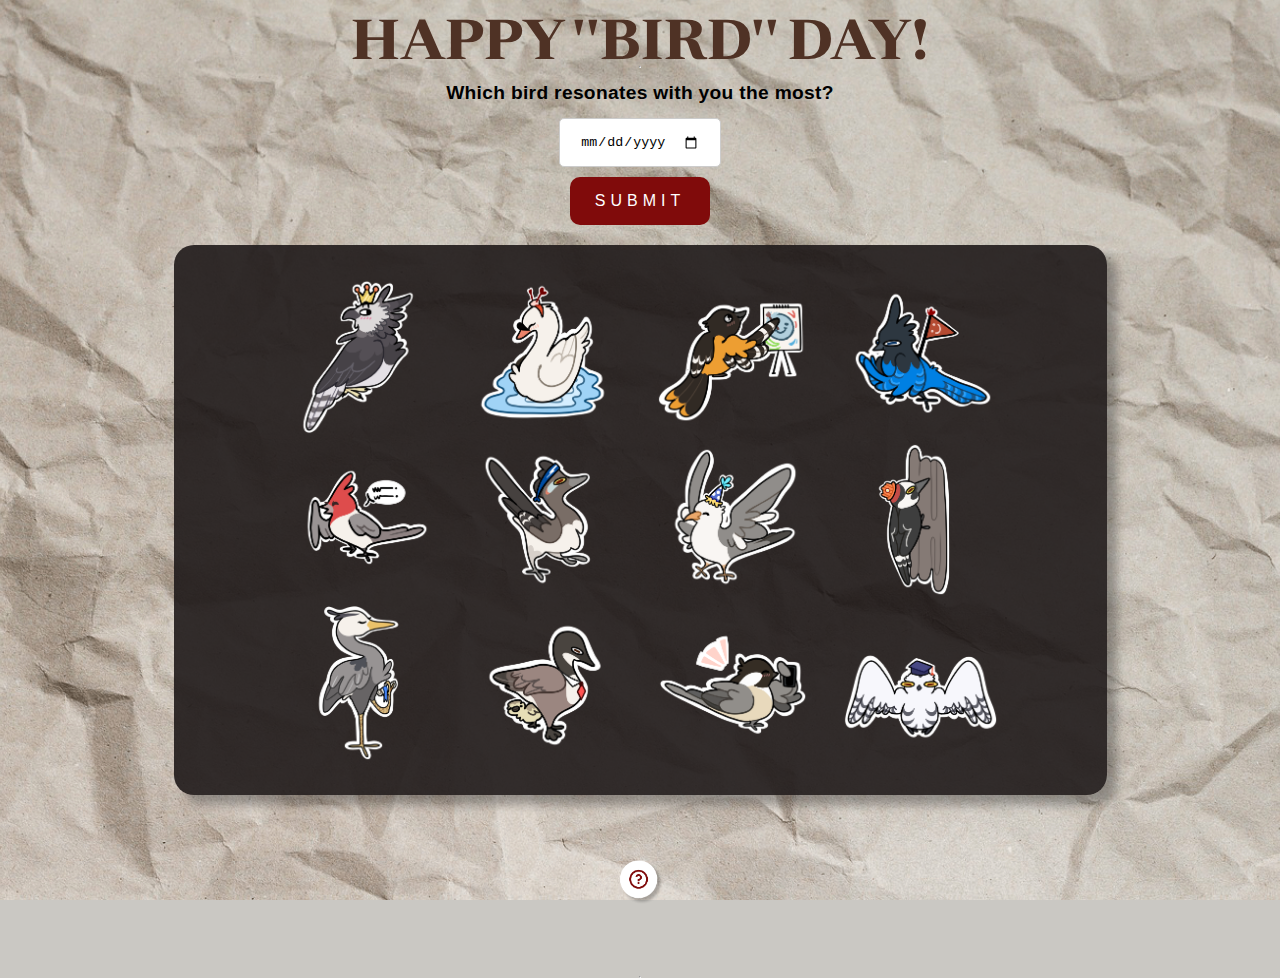
<file: index.html>
<!DOCTYPE html>
<html lang="en">

<head>
  <meta charset="utf-8">
  <title>HAPPY BIRDDAY</title>
  <link rel="stylesheet" href="style.css">
  <script src="preload.js"></script>
</head>

<body>
  <h1>HAPPY ''BIRD'' DAY!</h1>
  
  <hr class="divider">
  <h2>Which bird resonates with you the most?</h2>
  <!-- Add a form with input date field -->
  <form action="">
    <input type="date" id="zBirthday" required>
  </form>

  <!-- Submit button below all images -->
  <div class="submit-container">
    <button id="zSubmit">SUBMIT</button>
  </div>

  <!-- Button container with flex layout for birds -->
  <div class="buttons-background">
  <div class="zodButtonsContainer">
    <button id="HarpyEagle">
      <img class="zodButtons" src="images/harpy-eagle.png" alt="harpy-eagle image">
    </button>

    <button id="MuteSwan">
      <img class="zodButtons" src="images/mute-swan.png" alt="mute-swan image">
    </button>

    <button id="BaltimoreOriole">
      <img class="zodButtons" src="images/baltimore-oriole.png" alt="baltimore-oriole image">
    </button>

    <button id="StellersJay">
      <img class="zodButtons" src="images/stellers-jay.png" alt="stellers-jay image">
    </button>
  </div>
  <div class="zodButtonsContainer">
    <button id="RedCrestedCardinal">
      <img class="zodButtons" src="images/red-crested-cardinal.png" alt="red-crested-cardinal image">
    </button>

    <button id="Roadrunner">
      <img class="zodButtons" src="images/roadrunner.png" alt="roadrunner image">
    </button>

    <button id="Seagull">
      <img class="zodButtons" src="images/seagull.png" alt="seagull image">
    </button>

    <button id="AcornWoodpecker">
      <img class="zodButtons" src="images/acorn-woodpecker.png" alt="acorn-woodpecker image">
    </button>
  </div>
  <div class="zodButtonsContainer">
    <button id="GreatBlueHeron">
      <img class="zodButtons" src="images/great-blue-heron.png" alt="great-blue-heron image">
    </button>

    <button id="CanadaGoose">
      <img class="zodButtons" src="images/canada-goose.png" alt="canada-goose image">
    </button>

    <button id="CarolinaChickadee">
      <img class="zodButtons" src="images/carolina-chickadee.png" alt="carolina-chickadee image">
    </button>

    <button id="SnowyOwl">
      <img class="zodButtons" src="images/snowy-owl.png" alt="snowy-owl image">
    </button>
  </div><r>
  </div>
  <button id="Question">
    <img class="zodButtons" src="images/questionmark.png" alt="questionmark image">
  </button>
  <!-- Divider -->
  <hr>

  <div id="DisplayArea" class="hideMe">
    <h2 id="zName">ZOD Name</h2>
    <img id="zImage" src="media/Hangyodon.png" alt="Hangyodon">
    <h4 id="zDateRange">Start - End</h4>
    <p id="zDescription">Main Description of the zod character goes here and it will be wonderful</p>
    <button id="CloseBtn">Close</button>
  </div>

  <audio id="bloop" src="snd/bloop.mp3">
    Your browser does not support HTML5 audio.
  </audio>
  <audio id="chimes" src="snd/chimes.mp3">
    Your browser does not support HTML5 audio.
  </audio>
  <audio id="ACORNWOODPECKER" src="snd/ACORNWOODPECKER.mp3">
    Your browser does not support HTML5 audio.
  </audio>
  <audio id="BALTIMOREORIOLE" src="snd/BALTIMOREORIOLE.mp3">
    Your browser does not support HTML5 audio.
  </audio>
  <audio id="CANADAGOOSE" src="snd/CANADAGOOSE.mp3">
    Your browser does not support HTML5 audio.
  </audio>
  <audio id="GREATBLUEHERON" src="snd/GREATBLUEHERON.mp3">
    Your browser does not support HTML5 audio.
  </audio>
  <audio id="HARPYEAGLE" src="snd/HARPYEAGLE.mp3">
    Your browser does not support HTML5 audio.
  </audio>
  <audio id="MUTESWAN" src="snd/MUTESWAN.mp3">
    Your browser does not support HTML5 audio.
  </audio>
  <audio id="REDCRESTEDCARDINAL" src="snd/REDCRESTEDCARDINAL.mp3">
    Your browser does not support HTML5 audio.
  </audio>
  <audio id="CAROLINACHICKADEE" src="snd/CAROLINACHICKADEE.mp3">
    Your browser does not support HTML5 audio.
  </audio>
  <audio id="SEAGULL" src="snd/SEAGULL.mp3">
    Your browser does not support HTML5 audio.
  </audio>
  <audio id="SNOWYOWL" src="snd/SNOWYOWL.mp3">
    Your browser does not support HTML5 audio.
  </audio>
  <audio id="STELLERSJAY" src="snd/STELLERSJAY.mp3">
    Your browser does not support HTML5 audio.
  </audio>
  <audio id="ROADRUNNER" src="snd/ROADRUNNER.mp3">
    Your browser does not support HTML5 audio.
  </audio> 

  <script src="postload.js"></script>
</body>
<link href="https://fonts.googleapis.com/css2?family=Newsreader:wght@400;700&display=swap" rel="stylesheet">
</html>
</file>
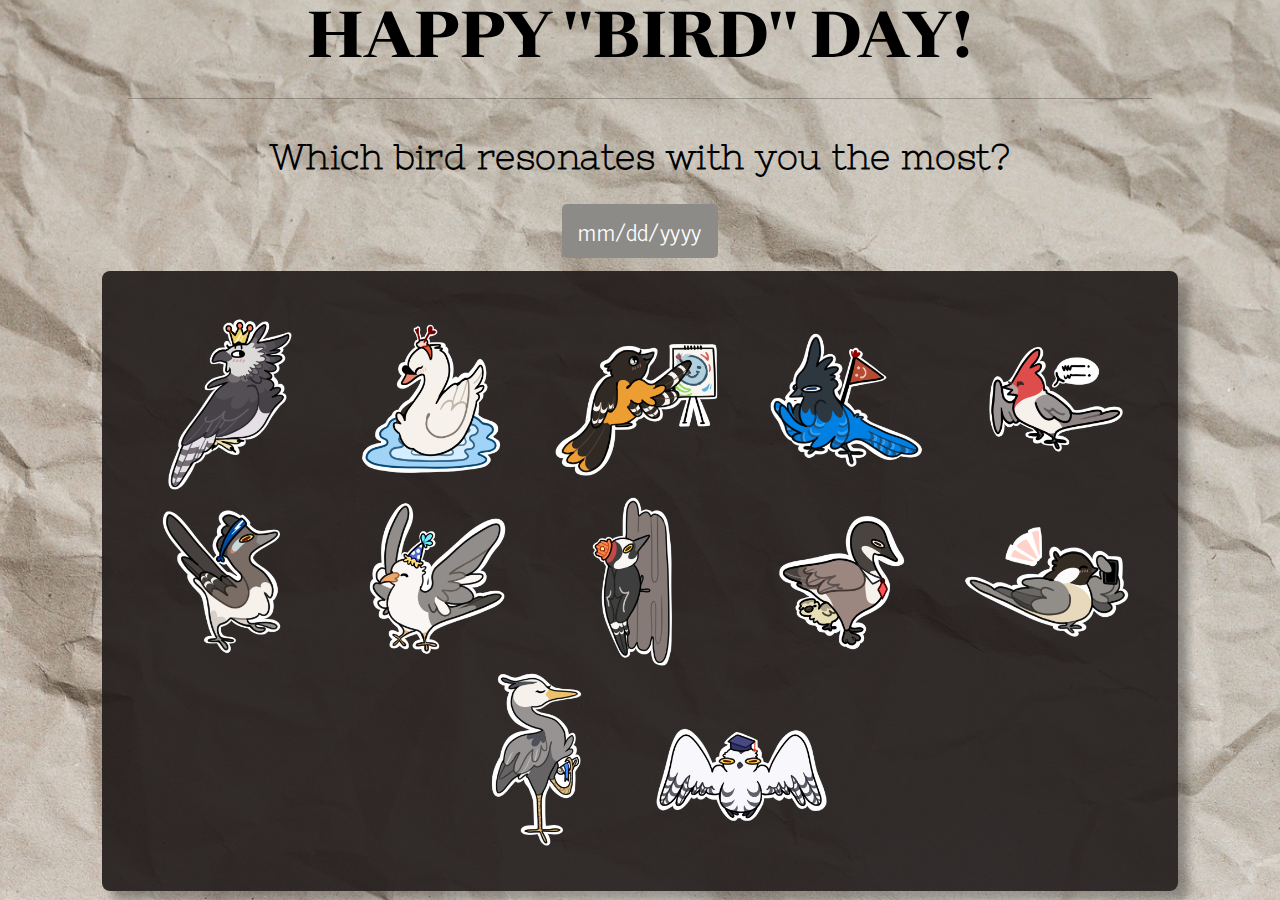
<file: copy2.html>
<!DOCTYPE html>
<html lang="en">
<head>
    <meta charset="UTF-8">
    <meta name="viewport" content="width=device-width, initial-scale=1.0">
    <title>Bird Days</title>
    <link href="https://fonts.googleapis.com/css2?family=News+Cycle&family=Newsreader&family=Nixie+One&display=swap" rel="stylesheet">
    <link rel="stylesheet" href="copystylesheet.css">
</head>
<body>
    <h1>HAPPY ''BIRD'' DAY!</h1>
    <hr class="divider">
    <h2>Which bird resonates with you the most?</h2>
    <p><span style="background-color: #8C8B87; color: white; padding: 0.5rem 1rem; border-radius: 5px;">mm/dd/yyyy</span></p>

    <!-- ALL OF THE BUTTONS -->
    <div class="buttons-background">
        <div class="button-container">
            <div class="button-item">
                <button class="image-button">
                    <img src="images/harpy-eagle.png" alt="Button 1" class="button-image">
                </button>
            </div>
            <div class="button-item">
                <button class="image-button">
                    <img src="images/mute-swan.png" alt="Button 2" class="button-image">
                </button>
            </div>
            <div class="button-item">
                <button class="image-button">
                    <img src="images/baltimore-oriole.png" alt="Button 3" class="button-image">
                </button>
            </div>
            <div class="button-item">
                <button class="image-button">
                    <img src="images/stellers-jay.png" alt="Button 4" class="button-image">
                </button>
            </div>
            <div class="button-item">
                <button class="image-button">
                    <img src="images/red-crested-cardinal.png" alt="Button 5" class="button-image">
                </button>
            </div>
        </div>

        <!-- NEXT SECTION OF BUTTONS -->
        <div class="button-container">
            <div class="button-item">
                <button class="image-button">
                    <img src="images/roadrunner.png" alt="Button 1" class="button-image">
                </button>
            </div>
            <div class="button-item">
                <button class="image-button">
                    <img src="images/seagull.png" alt="Button 2" class="button-image">
                </button>
            </div>
            <div class="button-item">
                <button class="image-button">
                    <img src="images/acorn-woodpecker.png" alt="Button 3" class="button-image">
                </button>
            </div>
            <div class="button-item">
                <button class="image-button">
                    <img src="images/canada-goose.png" alt="Button 4" class="button-image">
                </button>
            </div>
            <div class="button-item">
                <button class="image-button">
                    <img src="images/carolina-chickadee.png" alt="Button 5" class="button-image">
                </button>
            </div>
        </div>

        <div class="button-container">
            <div class="button-item">
                <button class="image-button">
                    <img src="images/great-blue-heron.png" alt="Button 1" class="button-image">
                </button>
            </div>
            <div class="button-item">
                <button class="image-button">
                    <img src="images/snowy-owl.png" alt="Button 2" class="button-image">
                </button>
            </div>
        </div>
    </div>
</body>
</html>
</file>
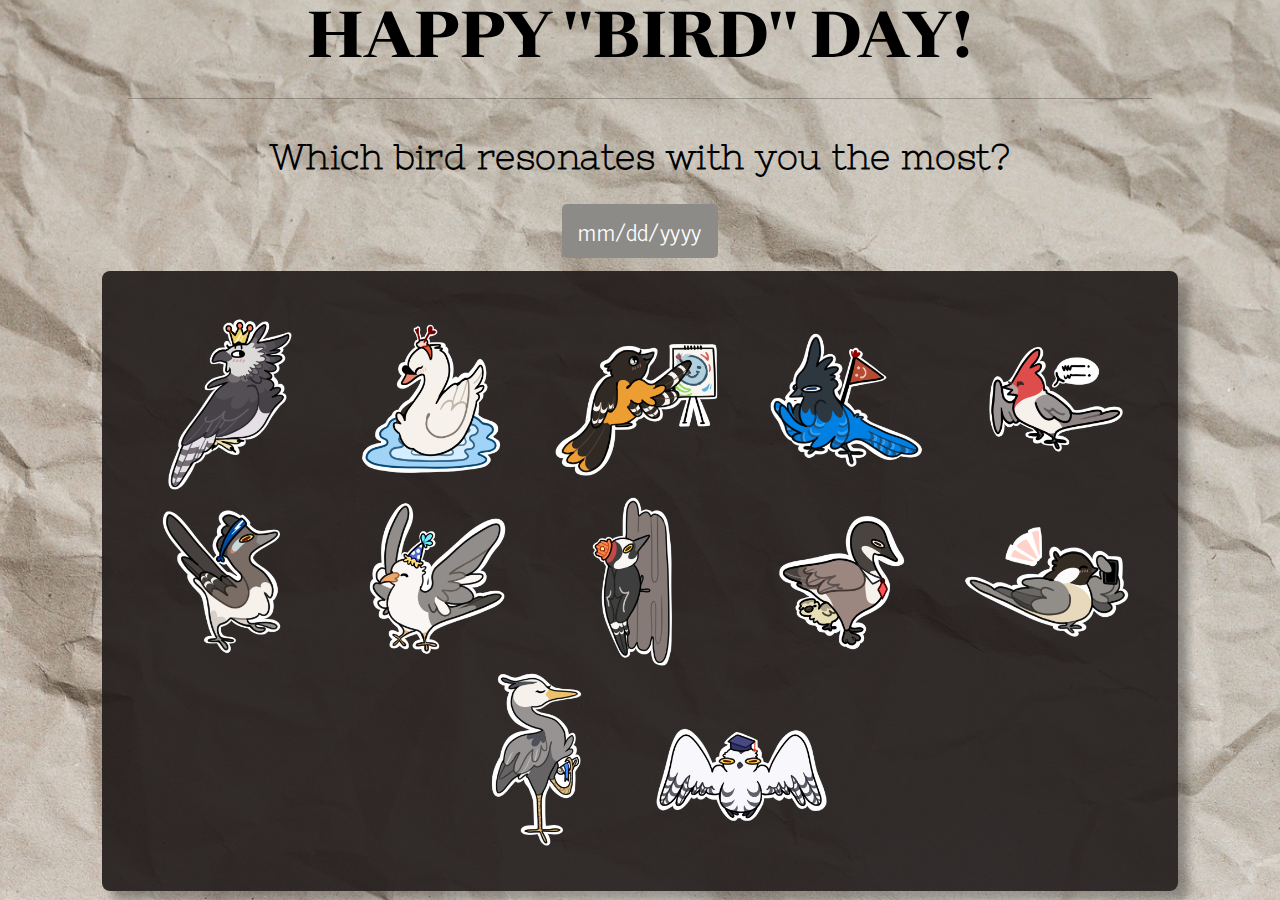
<file: home.html>
<!DOCTYPE html>
<html lang="en">
<head>
    <meta charset="UTF-8">
    <meta name="viewport" content="width=device-width, initial-scale=1.0">
    <title>Bird Days</title>
    <link href="https://fonts.googleapis.com/css2?family=News+Cycle&family=Newsreader&family=Nixie+One&display=swap" rel="stylesheet">
    <link rel="stylesheet" href="stylesheet.css">
</head>
<body>
    <h1>HAPPY ''BIRD'' DAY!</h1>
    <hr class="divider">
    <h2>Which bird resonates with you the most?</h2>
    <p><span style="background-color: #8C8B87; color: white; padding: 0.5rem 1rem; border-radius: 5px;">mm/dd/yyyy</span></p>

    <!-- ALL OF THE BUTTONS -->
    <div class="buttons-background">
        <div class="button-container">
            <div class="button-item">
                <button class="image-button">
                    <img src="images/harpy-eagle.png" alt="Button 1" class="button-image">
                </button>
            </div>
            <div class="button-item">
                <button class="image-button">
                    <img src="images/mute-swan.png" alt="Button 2" class="button-image">
                </button>
            </div>
            <div class="button-item">
                <button class="image-button">
                    <img src="images/baltimore-oriole.png" alt="Button 3" class="button-image">
                </button>
            </div>
            <div class="button-item">
                <button class="image-button">
                    <img src="images/stellers-jay.png" alt="Button 4" class="button-image">
                </button>
            </div>
            <div class="button-item">
                <button class="image-button">
                    <img src="images/red-crested-cardinal.png" alt="Button 5" class="button-image">
                </button>
            </div>
        </div>

        <!-- NEXT SECTION OF BUTTONS -->
        <div class="button-container">
            <div class="button-item">
                <button class="image-button">
                    <img src="images/roadrunner.png" alt="Button 1" class="button-image">
                </button>
            </div>
            <div class="button-item">
                <button class="image-button">
                    <img src="images/seagull.png" alt="Button 2" class="button-image">
                </button>
            </div>
            <div class="button-item">
                <button class="image-button">
                    <img src="images/acorn-woodpecker.png" alt="Button 3" class="button-image">
                </button>
            </div>
            <div class="button-item">
                <button class="image-button">
                    <img src="images/canada-goose.png" alt="Button 4" class="button-image">
                </button>
            </div>
            <div class="button-item">
                <button class="image-button">
                    <img src="images/carolina-chickadee.png" alt="Button 5" class="button-image">
                </button>
            </div>
        </div>

        <div class="button-container">
            <div class="button-item">
                <button class="image-button">
                    <img src="images/great-blue-heron.png" alt="Button 1" class="button-image">
                </button>
            </div>
            <div class="button-item">
                <button class="image-button">
                    <img src="images/snowy-owl.png" alt="Button 2" class="button-image">
                </button>
            </div>
        </div>
    </div>
</body>
</html>
</file>
<file: style.css>
body {
    background-color: #CAC8C3;
    background-image: url(images/paper-background.png);
    background-size: cover;
    background-position: center;
    background-repeat: no-repeat;
    margin: 0;
    padding: 0;
    text-align: center;
    letter-spacing: 0.02rem;
    line-height: 50%;
    width: 100vw;
    height: 100vh;
    display: flex;
    flex-direction: column;
    align-items: center;
    justify-content: center;
    box-sizing: border-box;
    overflow: hidden; /* Prevents scrolling */
}

/* HEADERS */

h2 {
    font-family: 'Nixie One', sans-serif;
    font-size: 1.2rem;
    margin-bottom: 1rem;
    margin-top: 1%;
}

h3 {
    font-family: 'News Cycle', sans-serif;
    margin-top: 0.05rem;
    font-size: 1.5rem;
    margin-bottom: 1.2rem;
    color: #646464;
}

/* PARAGRAPH STYLE */
p {
    font-family: 'News Cycle', sans-serif;
    font-size: 1rem;
    margin-bottom: 1rem;
    margin-top: 1rem;
    margin-left: 0.5rem;
    margin-right: 0.5rem;
    line-height: 1.5;
}

/* Button container - aligned horizontally */
.zodButtonsContainer {
    display: flex;             
    justify-content: center;  
    gap: 15px;                
    width: 100%;         
    max-width: 1000px;
}

.zodButtons {
    width: 160px;            
    height: 160px;       
    transition: transform 0.5s ease-in-out;
}

/* HOVER EFFECT FOR ZOD BUTTONS */
.zodButtons:hover {
    transform: scale(1.4); /* Slightly larger on hover */
}

/* IMAGE SCALING EFFECT INSIDE BUTTON */
.zodButtons img {
    width: 100%;
    height: 100%;
    object-fit: contain; 
    transition: transform 0.3s ease-in-out; 
}

/* IMAGE HOVER EFFECT */
.zodButtons:hover img {
    transform: scale(1.08); /* Slightly larger image on hover */
}

/* Button styles */
button {
    border: none;
    background-color: transparent;
    cursor: pointer;
    transition: transform 0.5s; /* Smooth animation for button press */
}

button:active {
    transform: translate3d(2px, 2px, 0px); /* Animate button press */
}

#DisplayArea img {
    width: 350px;
}


#DisplayArea {
    padding: 10px;
    width: 600px;
    position: fixed;
    top: 50%;
    left: 50%;
    transform: translate(-50%, -50%);
    background-color: #e4e2dd;
    border: 3px dashed rgb(134, 120, 120);
    padding-left: 2%;
    padding-right: 2%;
    padding-top: 1%;
    padding-bottom: 1%;
    border-radius: 35px;
    margin-top: 2%;
    margin-bottom: 2%;
    box-sizing: border-box;
    box-shadow: 10px 10px 10px rgba(0.3, 0.3, 0.3, 0.3); 
}


.hideMe {
    display: none;
}

/* Submit button styling */
.submit-container {
    margin-top: 5px;
    margin-bottom: 20px;
}

#zSubmit {
    padding: 15px 25px;
    font-family: sans-serif;
    font-size: 1rem;
    letter-spacing: 5px;
    background-color: #800b0b;
    color: white;
    border: none;
    border-radius: 10px;
    cursor: pointer;
    transition: background-color 0.3s ease-in-out;
}

#zSubmit:hover {
    background-color: #6b6a64;
}

/* Styling for input date field */
input[type="date"] {
    padding: 15px 20px;
    margin: 5px 0;
    border-radius: 5px;
    border: 1px solid #ccc;
}

.buttons-background {
    background-color: #1f1a1a;
    background-color: rgba(31, 26, 26, 0.9);
    background-blend-mode: multiply;
    padding: 275px;
    padding-left: 100px;
    padding-right: 100px;
    border-radius: 20px;
    box-sizing: border-box;
    display: flex;
    flex-direction: column;
    align-items: center;
    justify-content: center;
    max-width: 180vw; 
    max-height: 95vh;
    overflow: hidden; 
    box-shadow: 10px 10px 10px rgba(0.3, 0.3, 0.3, 0.3); 
}

#Question {
    transform: scale(0.3);
    transform-origin: center center; 
    padding: 5px 5px;
    margin: 0;
}

h1 {
    font-family: 'Newsreader', serif;
    font-size: 3.5rem;
    color: #4F3225;
    margin-bottom: 0.5rem;
    margin-top: 5rem;
    padding-top: 3rem;
}
</file>
<file: copystylesheet.css>
/* BODY */
body {
    background-color: #CAC8C3;
    background-image: url(images/paper-background.png);
    background-size: cover;
    background-position: center;
    background-repeat: no-repeat;
    margin: 0;
    padding: 0;
    text-align: center;
    letter-spacing: 0.03rem;
    width: 100vw;
    height: 100vh;
    display: flex;
    flex-direction: column;
    align-items: center;
    justify-content: center;
    box-sizing: border-box;
    overflow: hidden; /* Prevents scrolling */
}

/* BUTTONS BACKGROUND CONTAINER */
.buttons-background {
    background-color: #1f1a1a;
    background-color: rgba(31, 26, 26, 0.9);
    background-blend-mode: multiply;
    padding: 40px;
    border-radius: 8px;
    box-sizing: border-box;
    display: flex;
    flex-direction: column;
    align-items: center;
    justify-content: center;
    max-width: 180vw; 
    max-height: 95vh;
    overflow: hidden; 
    box-shadow: 10px 10px 10px rgba(0.3, 0.3, 0.3, 0.3); 
}

/* BUTTON CONTAINER */
.button-container {
    display: flex;
    flex-wrap: wrap;
    justify-content: center;
    align-items: center;
    gap: 1.5rem;
    width: 100%;
    box-sizing: border-box;
    overflow: hidden;
}

/* BUTTON ITEM */
.button-item {
    display: flex;
    justify-content: center;
    align-items: center;
    flex: 1 1 calc(20%);  
    min-width: 180px; 
    max-width: 180px;  
    box-sizing: border-box;
    overflow: visible; 
    margin: 0; 
}

/* IMAGE BUTTON STYLE */
.image-button {
    background: none;
    border: none;
    padding: 0;
    cursor: pointer;
    width: 100%;
    display: flex;
    justify-content: center;
    align-items: center;
}

/* IMAGE SIZE: Scalable */
.button-image {
    width: 100%; 
    height: auto; 
    max-width: 100%;
    max-height: 200px; 
    object-fit: fill; 
    border-radius: 0.5rem;
    transition: transform 0.3s ease;
}

/* IMAGE HOVER SCALE */
.image-button:hover .button-image {
    transform: scale(1.03);
    object-fit: contain;
}

/* HEADERS */
h1 {
    font-family: 'Newsreader', serif;
    font-size: clamp(3rem, 5vw, 4rem); 
    margin-bottom: 1rem;
    margin-top: 0.01rem;
}

h2 {
    font-family: 'Nixie One', sans-serif;
    font-size: clamp(1.5rem, 3vw, 2.2rem); 
    margin-bottom: 1rem;
}

h3 {
    font-family: 'News Cycle', sans-serif;
    font-size: clamp(1.2rem, 2.5vw, 2rem); 
    margin-top: 0.05rem;
    margin-bottom: 0.05rem;
    letter-spacing: 0.1rem;
    color: #646464;
}

/* PARAGRAPH STYLE */
p {
    font-family: 'News Cycle', sans-serif;
    font-size: clamp(1.2rem, 1.8vw, 1.5rem); 
    line-height: 1.4;
}

/* DIVIDER STYLE */
.divider {
    border: 0;
    height: 0.1rem;
    background-color: #000000;
    opacity: 25%;
    text-align: center;
    width: 80%;
}

/* 🌟 MOBILE SPECIFIC STYLES - VERTICAL SCROLLING */
/* 🌟 MOBILE SPECIFIC STYLES - HORIZONTAL PAIRS WITH VERTICAL SCROLLING */
@media screen and (max-width: 1024px) {
    body {
        overflow-y: auto; /* Enable vertical scrolling on mobile */
        height: auto; /* Ensure the full content can scroll */
    }

    .buttons-background {
        width: 90vw;  
        height: auto;  
        max-height: none; 
        overflow: visible;
        margin-bottom: 2rem;
        margin-top: 1rem; 
    }

    .button-container {
        display: flex;
        flex-wrap: wrap; /* Ensure wrapping for pairs */
        justify-content: center; /* Center the pairs */
        gap: 1.5rem;  
        overflow: visible; 
    }

    .button-item {
        flex: 0 0 calc(20% - 0.75rem); 
        min-width: 140px;  
        max-width: 100%;  
        object-fit: contain;  
    }

    .button-image {
        max-height: 180px; 
        width: 100%;
        object-fit: contain;  
    }
}
</file>
<file: stylesheet.css>
/* BODY */
body {
    background-color: #CAC8C3;
    background-image: url(images/paper-background.png);
    background-size: cover;
    background-position: center;
    background-repeat: no-repeat;
    margin: 0;
    padding: 0;
    text-align: center;
    letter-spacing: 0.03rem;
    width: 100vw;
    height: 100vh;
    display: flex;
    flex-direction: column;
    align-items: center;
    justify-content: center;
    box-sizing: border-box;
    overflow: hidden; /* Prevents scrolling */
}

/* BUTTONS BACKGROUND CONTAINER */
.buttons-background {
    background-color: #1f1a1a;
    background-color: rgba(31, 26, 26, 0.9);
    background-blend-mode: multiply;
    padding: 40px;
    border-radius: 8px;
    box-sizing: border-box;
    display: flex;
    flex-direction: column;
    align-items: center;
    justify-content: center;
    max-width: 180vw; 
    max-height: 95vh;
    overflow: hidden; 
    box-shadow: 10px 10px 10px rgba(0.3, 0.3, 0.3, 0.3); 
}

/* BUTTON CONTAINER */
.button-container {
    display: flex;
    flex-wrap: wrap;
    justify-content: center;
    align-items: center;
    gap: 1.5rem;
    width: 100%;
    box-sizing: border-box;
    overflow: hidden;
}

/* BUTTON ITEM */
.button-item {
    display: flex;
    justify-content: center;
    align-items: center;
    flex: 1 1 calc(20%);  
    min-width: 180px; 
    max-width: 180px;  
    box-sizing: border-box;
    overflow: visible; 
    margin: 0; 
}

/* IMAGE BUTTON STYLE */
.image-button {
    background: none;
    border: none;
    padding: 0;
    cursor: pointer;
    width: 100%;
    display: flex;
    justify-content: center;
    align-items: center;
}

/* IMAGE SIZE: Scalable */
.button-image {
    width: 100%; 
    height: auto; 
    max-width: 100%;
    max-height: 200px; 
    object-fit: fill; 
    border-radius: 0.5rem;
    transition: transform 0.3s ease;
}

/* IMAGE HOVER SCALE */
.image-button:hover .button-image {
    transform: scale(1.03);
    object-fit: contain;
}

/* HEADERS */
h1 {
    font-family: 'Newsreader', serif;
    font-size: clamp(3rem, 5vw, 4rem); 
    margin-bottom: 1rem;
    margin-top: 0.01rem;
}

h2 {
    font-family: 'Nixie One', sans-serif;
    font-size: clamp(1.5rem, 3vw, 2.2rem); 
    margin-bottom: 1rem;
}

h3 {
    font-family: 'News Cycle', sans-serif;
    font-size: clamp(1.2rem, 2.5vw, 2rem); 
    margin-top: 0.05rem;
    margin-bottom: 0.05rem;
    letter-spacing: 0.1rem;
    color: #646464;
}

/* PARAGRAPH STYLE */
p {
    font-family: 'News Cycle', sans-serif;
    font-size: clamp(1.2rem, 1.8vw, 1.5rem); 
    line-height: 1.4;
}

/* DIVIDER STYLE */
.divider {
    border: 0;
    height: 0.1rem;
    background-color: #000000;
    opacity: 25%;
    text-align: center;
    width: 80%;
}

/* 🌟 MOBILE SPECIFIC STYLES - VERTICAL SCROLLING */
/* 🌟 MOBILE SPECIFIC STYLES - HORIZONTAL PAIRS WITH VERTICAL SCROLLING */
@media screen and (max-width: 1024px) {
    body {
        overflow-y: auto; /* Enable vertical scrolling on mobile */
        height: auto; /* Ensure the full content can scroll */
    }

    .buttons-background {
        width: 90vw;  
        height: auto;  
        max-height: none; 
        overflow: visible;
        margin-bottom: 2rem;
        margin-top: 1rem; 
    }

    .button-container {
        display: flex;
        flex-wrap: wrap; /* Ensure wrapping for pairs */
        justify-content: center; /* Center the pairs */
        gap: 1.5rem;  
        overflow: visible; 
    }

    .button-item {
        flex: 0 0 calc(20% - 0.75rem); 
        min-width: 140px;  
        max-width: 100%;  
        object-fit: contain;  
    }

    .button-image {
        max-height: 180px; 
        width: 100%;
        object-fit: contain;  
    }
}
</file>
